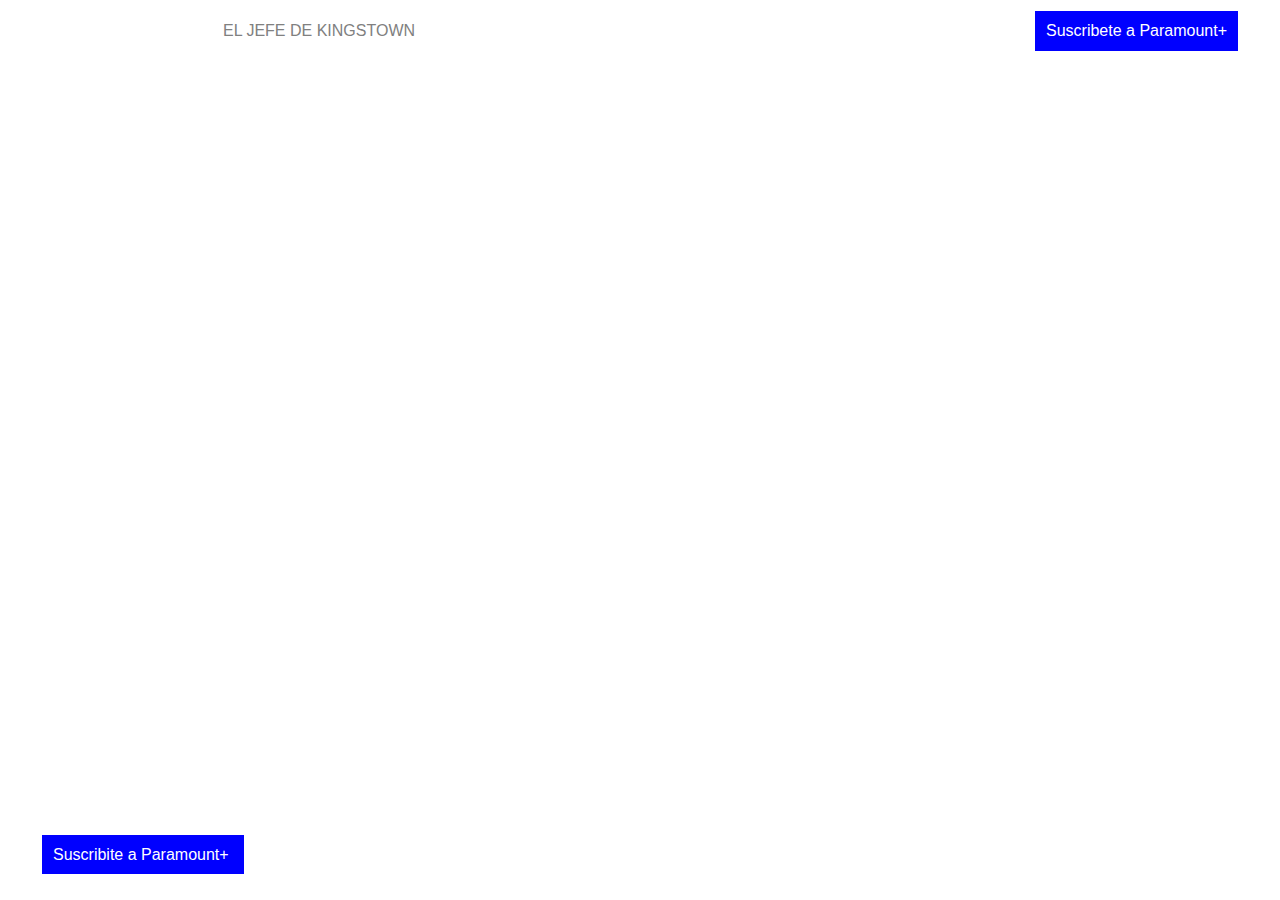
<file: Clone-paramount/index.html>
<!DOCTYPE html>
<html lang="en">
<head>
    <meta charset="UTF-8">
    <meta name="viewport" content="width=device-width, initial-scale=1.0">
    <title>Paramount</title>

    <link rel="stylesheet" href="style.css">
</head>
<body>
    <nav>
        <div class="nav-left">
            <p id="logo">Paramount+</p>
            <p>EL JEFE DE KINGSTOWN</p>
            <a href="">VER AHORA</a>
        </div>
        <div class="nav-rigth">
            <a class="login">
                INICAR SESION
            </a>
            <a class="sign-up">
                Suscribete a Paramount+
            </a>
        </div>
    </nav>
    <header>
        <h1>JUNA MONTAÑA DE ENTRETENIMIENTO.</h1>
        <h2>Sos nuevo en paramount+? Suscribite con 7 días GRATIS.</h2>
        <p>Planes desde $1.599 / Mes (IVA icluido)*</p>
        <p>*Tu banco/ tarjeta de credito pdora aplicar otros inpuestos o cargos adicionales</p>
        <div class="botones">
            <a class="sign-up">
                Suscribite a Paramount+
            </a>
            <a class="without-color">
                Ya tengo Paramount+
            </a>
            <a class="without-color">
                Inicia sesion con tu proveedor
            </a>
        </div>
    </header>
</body>
</html>
</file>
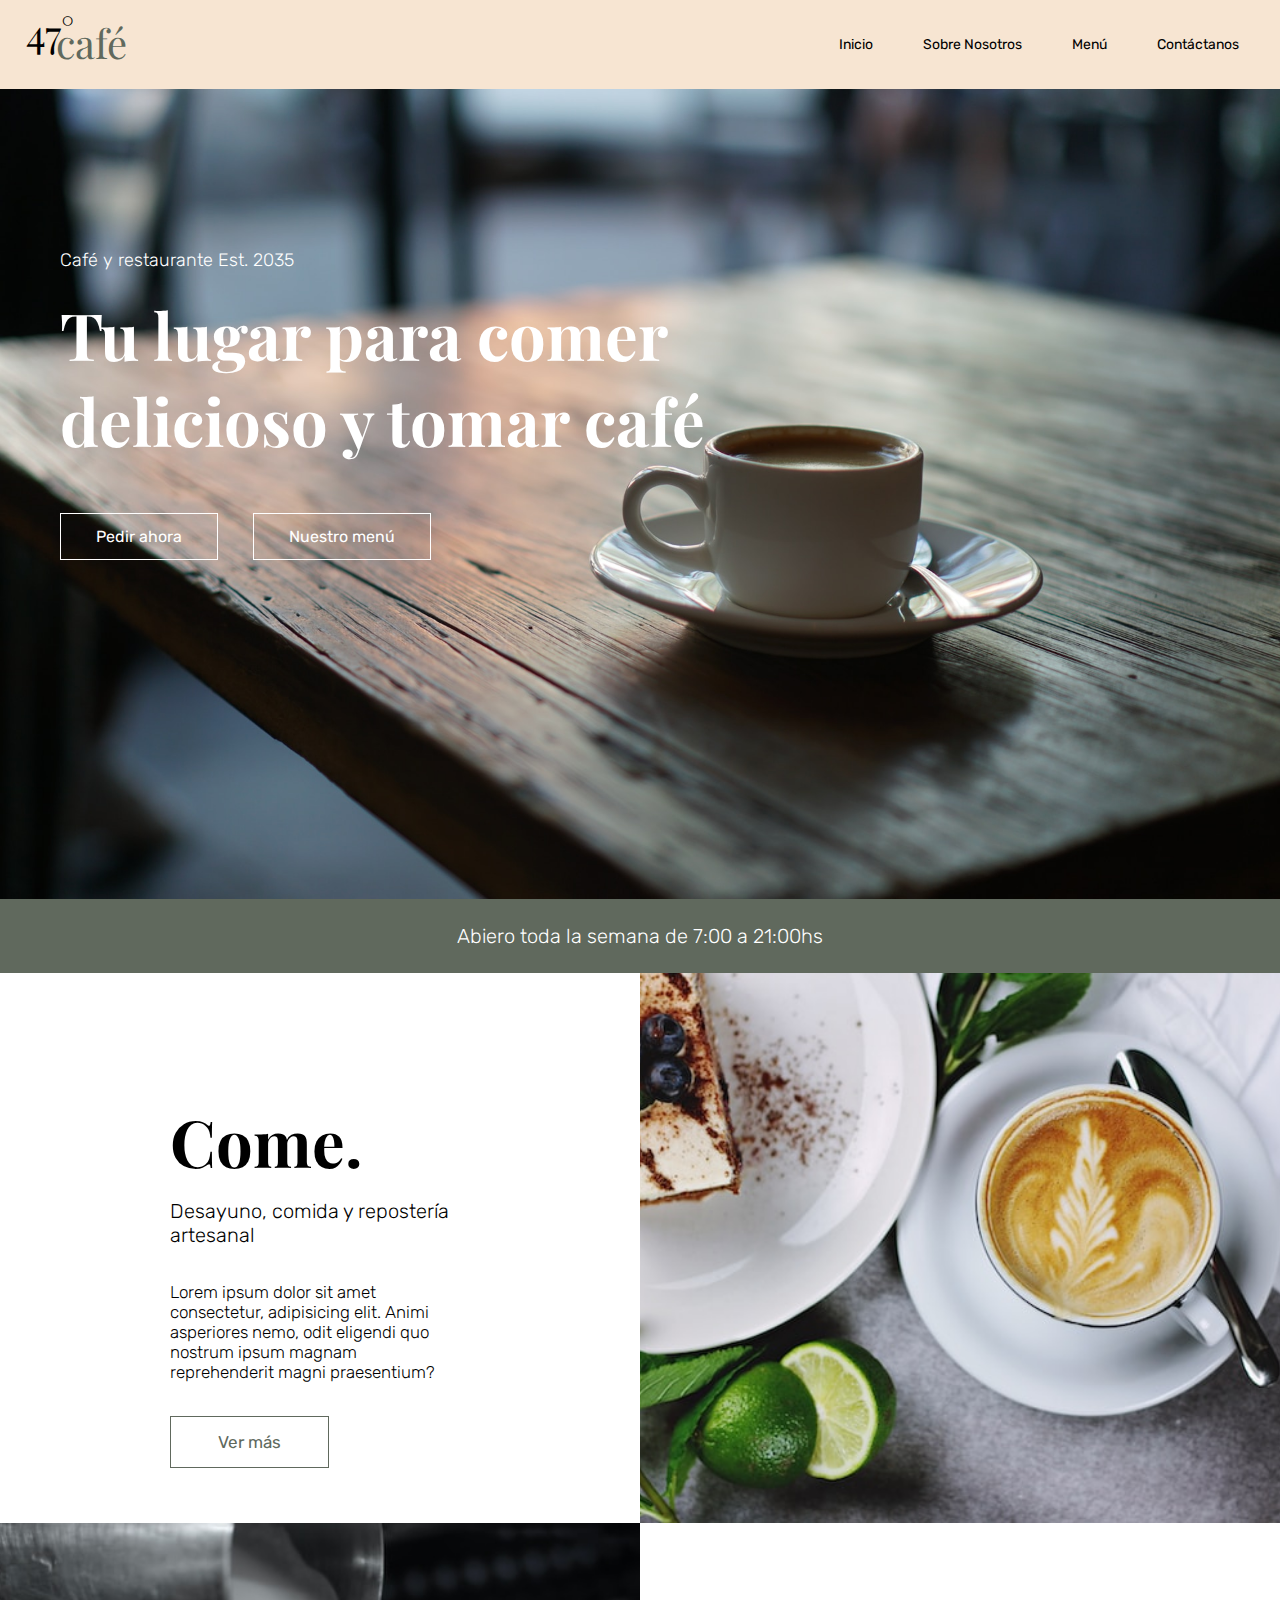
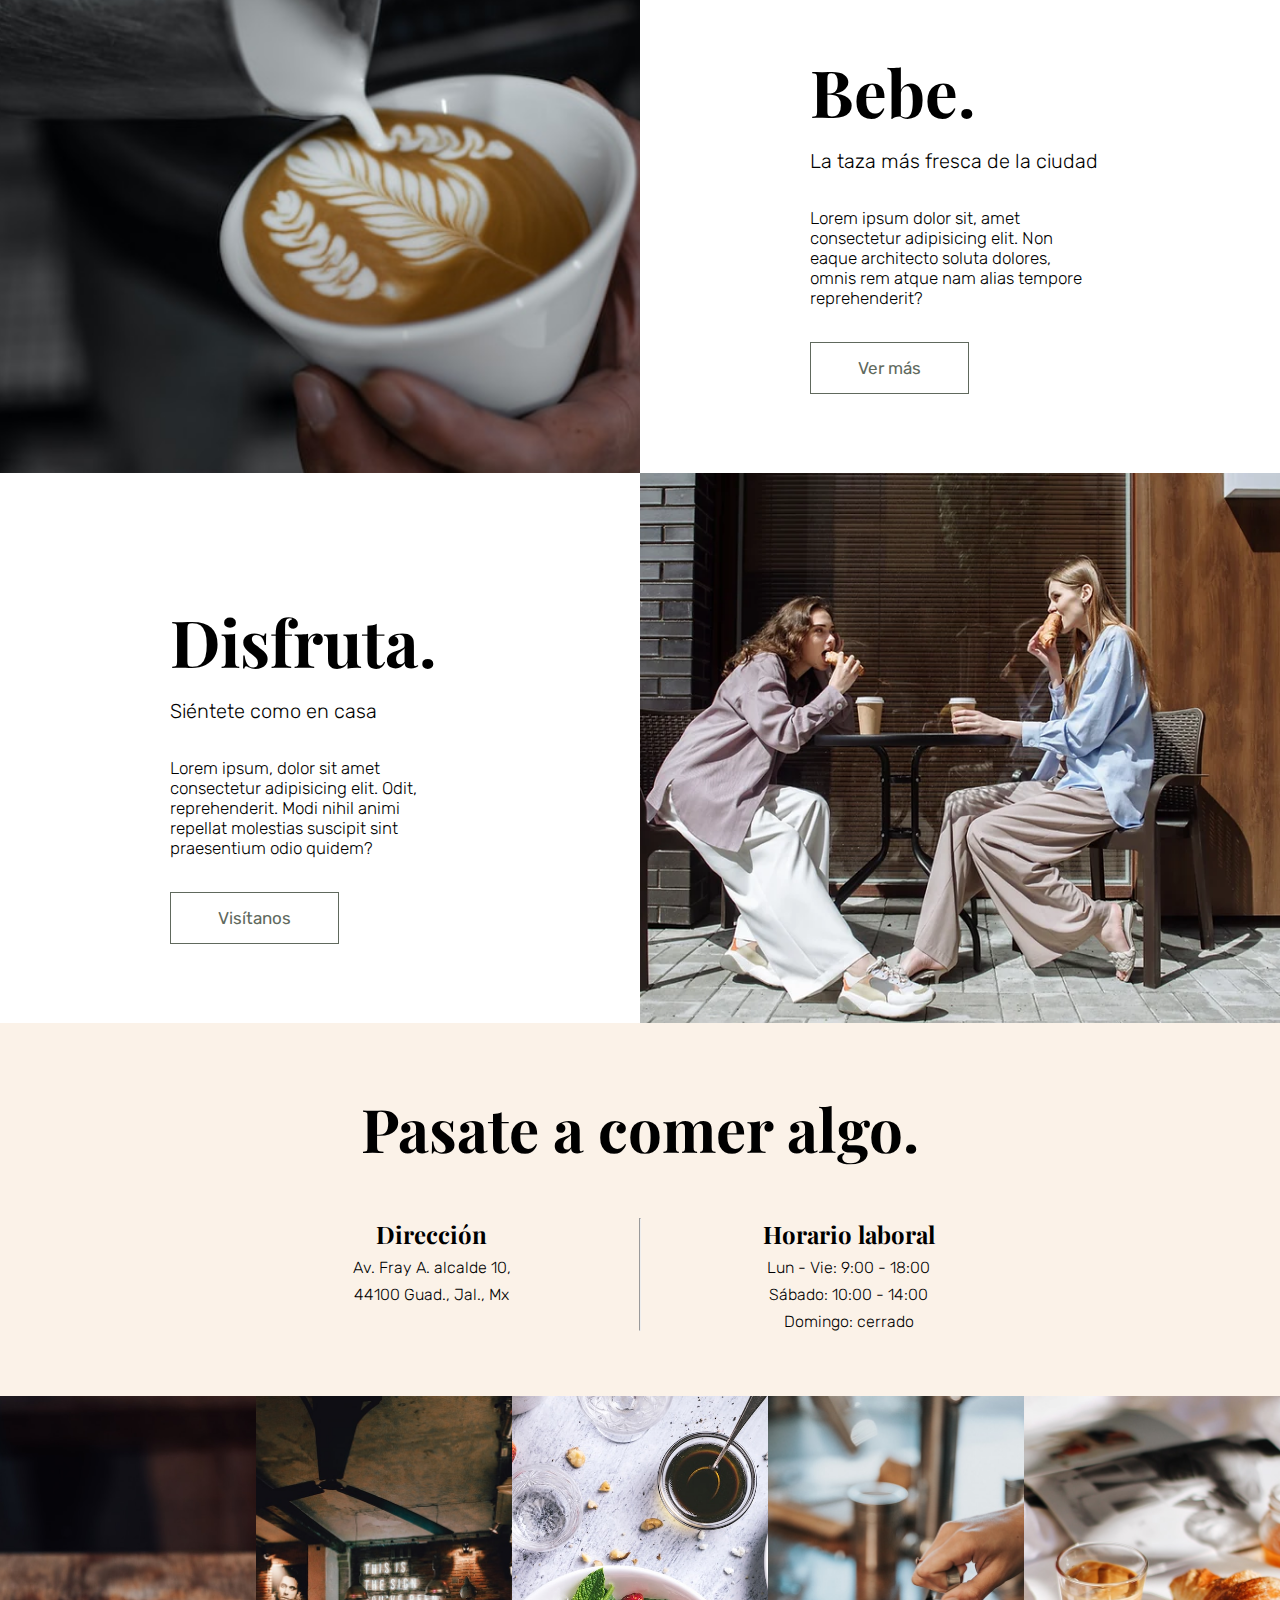
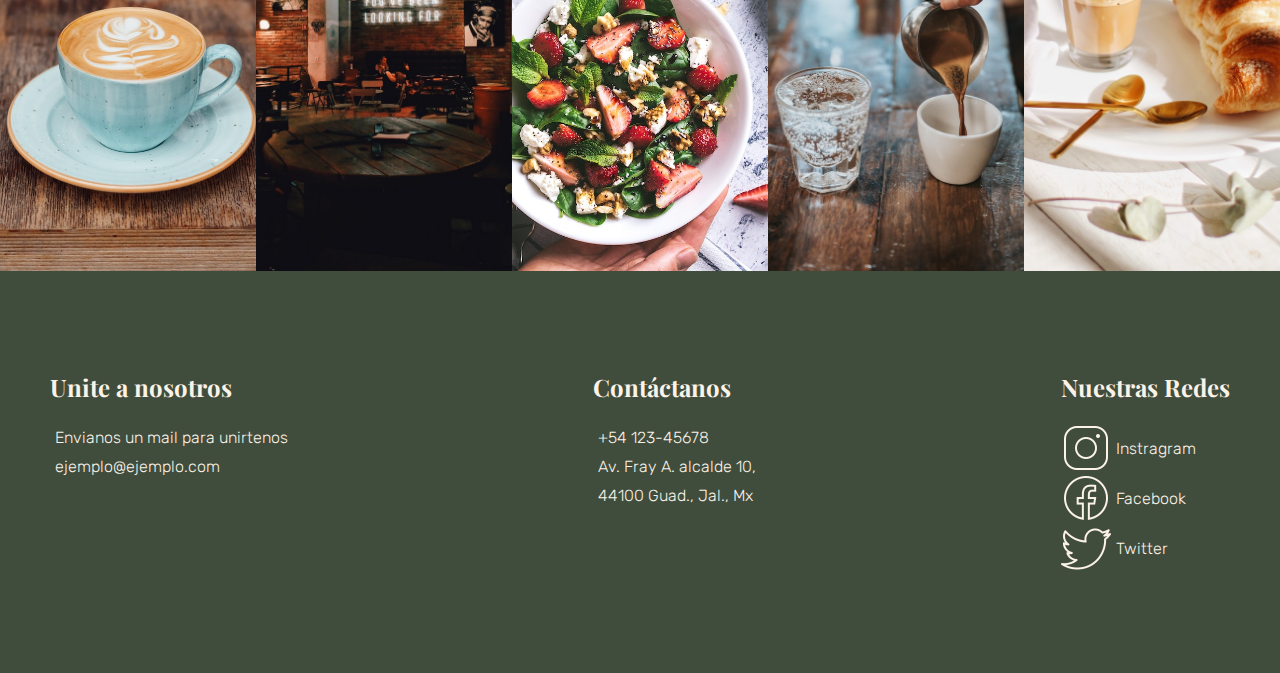
<file: Primera-entrega/index.html>
<!DOCTYPE html>
<html lang="en">
<head>
    <meta charset="UTF-8">
    <meta http-equiv="X-UA-Compatible" content="IE=edge">
    <meta name="viewport" content="width=device-width, initial-scale=1.0">
    
    <link rel="preconnect" href="https://fonts.googleapis.com">
    <link rel="preconnect" href="https://fonts.gstatic.com" crossorigin>
    <link href="https://fonts.googleapis.com/css2?family=Montserrat&family=Playfair+Display&family=Rubik:wght@300;400&display=swap" rel="stylesheet">

    <link rel="stylesheet" href="styles.css">
    
    <title>Plantilla n2</title>
</head>
<body>
    <header>
        <div>
            <a href="">
                <p class="logo-first">47°</p>
                <p class="logo-second">café</p>
            </a>
        </div>
        
        <input type="checkbox" id="check">
        <label for="check" class="show-menu">&#8801</label>
        
        <nav class="menu">
            <a href="#banner">Inicio</a>
            <a href="#about-us">Sobre Nosotros</a>
            <a href="#menu">Menú</a>
            <a href="./contact-us.html">Contáctanos</a>
            <label for="check" class="hidden-menu">&#215</label>
        </nav>
    </header>
    <section id="banner" class="banner">
        <p>Café y restaurante Est. 2035</p>
        <h1>Tu lugar para comer <br> delicioso y tomar café</h1>
        <div>
            <a href="">Pedir ahora</a>
            <a href="">Nuestro menú</a>
        </div>
    </section>
    <section id="about-us" class="introducer">
        <p>Abiero toda la semana de 7:00 a 21:00hs</p>
    </section>
    <section class="function">
        <div>
            <article>
                <h1>Come.</h1>
                <h2>Desayuno, comida y repostería artesanal</h2>
                <p>Lorem ipsum dolor sit amet consectetur, adipisicing elit. Animi asperiores nemo, odit eligendi quo nostrum ipsum magnam reprehenderit magni praesentium?</p>
                <a href="">Ver más</a>
            </article>
        </div>
        <img src="img/come.jpg" alt="">
    </section>
    <section class="function" id="function-mid">
        <img src="img/bebe.jpg" alt="">
        <div>
            <article>
                <h1>Bebe.</h1>
                <h2>La taza más fresca de la ciudad</h2>
                <p>Lorem ipsum dolor sit, amet consectetur adipisicing elit. Non eaque architecto soluta dolores, omnis rem atque nam alias tempore reprehenderit?</p>
                <a href="">Ver más</a>
            </article>
        </div>
    </section>
    <section class="function">
        <div>
            <article>
                <h1>Disfruta.</h1>
                <h2>Siéntete como en casa</h2>
                <p>Lorem ipsum, dolor sit amet consectetur adipisicing elit. Odit, reprehenderit. Modi nihil animi repellat molestias suscipit sint praesentium odio quidem?</p>
                <a href="">Visítanos</a>
            </article>
        </div>
        <img src="img/disfruta.webp" alt="">
    </section>
    <section class="about">
        <h1>Pasate a comer algo.</h1>
        <article>
            <div>
                <h2>Dirección</h2>
                <p>Av. Fray A. alcalde 10,</p>
                <p>44100 Guad., Jal., Mx</p>
            </div>
            <hr>
            <div>
                <h2>Horario laboral</h2>
                <p>Lun - Vie: 9:00 - 18:00</p>
                <p>Sábado: 10:00 - 14:00</p>
                <p>​Domingo: cerrado</p>
            </div>
        </article>
    </section>
    <section id="menu" class="photos">
        <img src="img/cup-of-coffe.jpg" alt="">
        <img src="img/view-coffe-bar.jpg" alt="">
        <img src="img/ensalada.jpg" alt="">
        <img src="img/view-coffe-bar-2.jpg" alt="">
        <img src="img/nati-melnychuk-xLP1r4oMxlw-unsplash.jpg" alt="">
    </section>
    <footer>
        <div>
            <h2>Unite a nosotros</h2>
            <p>Envianos un mail para unirtenos</p>
            <p>ejemplo@ejemplo.com</p>
        </div>
        <div>
            <h2>Contáctanos</h2>
            <p>+54 123-45678</p>
            <p>Av. Fray A. alcalde 10,</p>

            <p>44100 Guad., Jal., Mx</p>
        </div>
        <div>
            <h2>Nuestras Redes</h2>
            <a href="">
                <img src="img/icons8-instagram-100.png" alt="">
                <p>Instragram</p>
            </a>
            <a href="">
                <img src="img/icons8-facebook-nuevo-100.png" alt="">
                <p>Facebook</p>
            </a>
            <a href="">
                <img src="img/icons8-twitter-100.png" alt="">
                <p>Twitter</p>
            </a>
        </div>
    </footer>
</body>
</html>
</file>
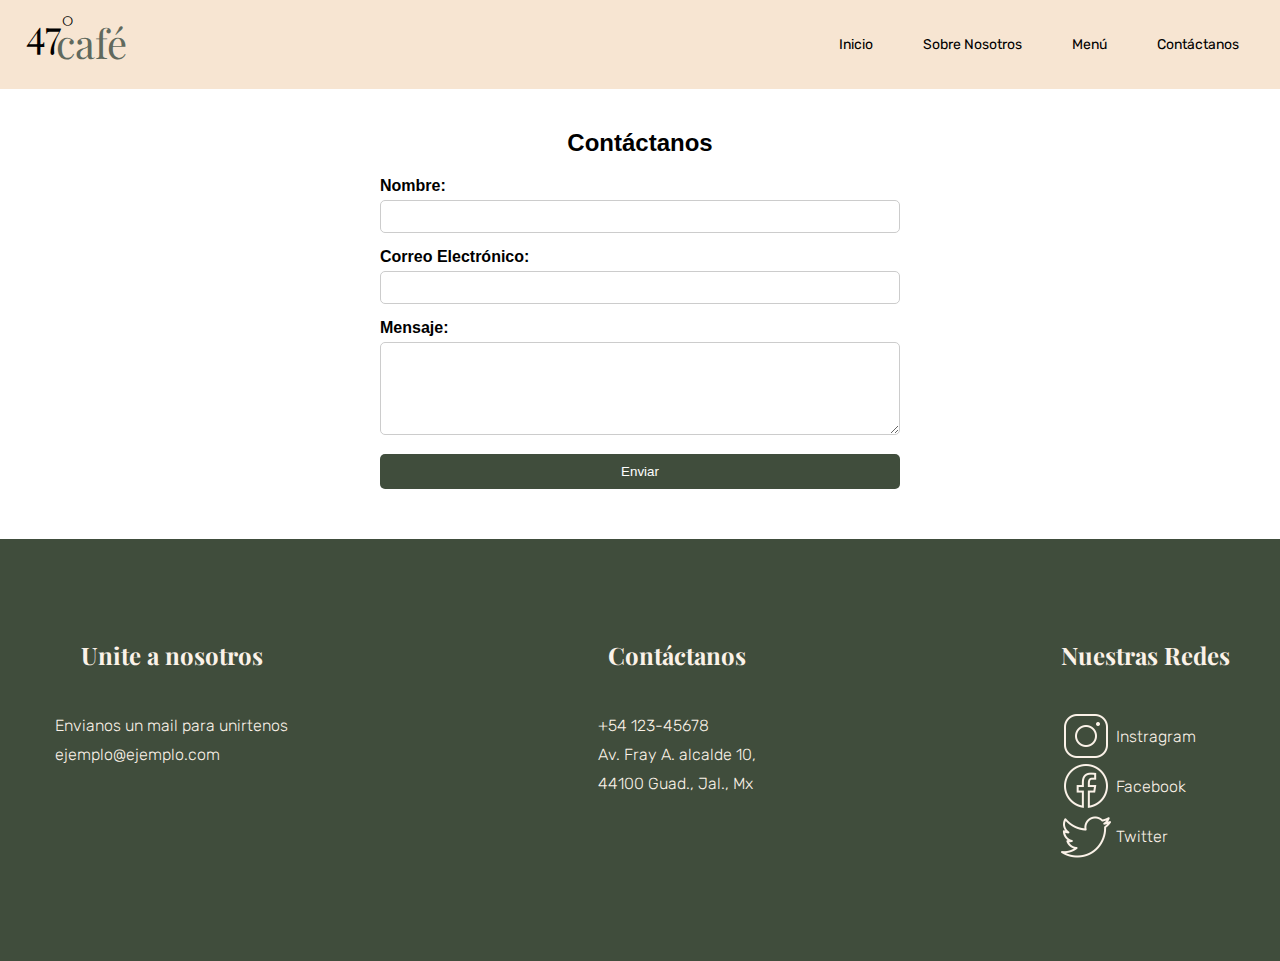
<file: Primera-entrega/contact-us.html>
<!DOCTYPE html>
<html lang="en">
<head>
    <meta charset="UTF-8">
    <meta http-equiv="X-UA-Compatible" content="IE=edge">
    <meta name="viewport" content="width=device-width, initial-scale=1.0">
    
    <link rel="preconnect" href="https://fonts.googleapis.com">
    <link rel="preconnect" href="https://fonts.gstatic.com" crossorigin>
    <link href="https://fonts.googleapis.com/css2?family=Montserrat&family=Playfair+Display&family=Rubik:wght@300;400&display=swap" rel="stylesheet">

    <link rel="stylesheet" href="styles.css">
    <link rel="stylesheet" href="form.css">
    
    <title>Plantilla n2</title>
</head>
<body>
    <header>
        <div>
            <a href="">
                <p class="logo-first">47°</p>
                <p class="logo-second">café</p>
            </a>
        </div>
        
        <input type="checkbox" id="check">
        <label for="check" class="show-menu">&#8801</label>
        
        <nav class="menu">
            <a href="./index.html#banner">Inicio</a>
            <a href="./index.html#about-us">Sobre Nosotros</a>
            <a href="./index.html#menu">Menú</a>
            <a href="">Contáctanos</a>
            <label for="check" class="hidden-menu">&#215</label>
        </nav>
    </header>
    
        <form id="contactForm">
            <h2>Contáctanos</h2>
            <div class="form-group">
                <label for="name">Nombre:</label>
                <input type="text" id="name" name="name" required>
            </div>
            <div class="form-group">
                <label for="email">Correo Electrónico:</label>
                <input type="email" id="email" name="email" required>
            </div>
            <div class="form-group">
                <label for="message">Mensaje:</label>
                <textarea id="message" name="message" rows="5" required></textarea>
            </div>
            <button type="submit">Enviar</button>
            <p id="responseMessage"></p>
        </form>

    <footer>
        <div>
            <h2>Unite a nosotros</h2>
            <p>Envianos un mail para unirtenos</p>
            <p>ejemplo@ejemplo.com</p>
        </div>
        <div>
            <h2>Contáctanos</h2>
            <p>+54 123-45678</p>
            <p>Av. Fray A. alcalde 10,</p>

            <p>44100 Guad., Jal., Mx</p>
        </div>
        <div>
            <h2>Nuestras Redes</h2>
            <a href="">
                <img src="img/icons8-instagram-100.png" alt="">
                <p>Instragram</p>
            </a>
            <a href="">
                <img src="img/icons8-facebook-nuevo-100.png" alt="">
                <p>Facebook</p>
            </a>
            <a href="">
                <img src="img/icons8-twitter-100.png" alt="">
                <p>Twitter</p>
            </a>
        </div>
    </footer>
    <script src="script.js"></script>
</body>
</html>
</file>
<file: Clone-paramount/style.css>
body {
    background: url('https://wwwimage-intl.pplusstatic.com/thumbnails/photos/w1920-q80/cbs_page_attribute/upsell_latam_hero1_weblandscape_2560x1280_051324.jpg');
    font-family: 'Segoe UI', Tahoma, Geneva, Verdana, sans-serif;
    margin: 0 36px;
    display: flex;
    flex-direction: column;
    justify-content: space-between;
    height: 100svh;
}

nav {
    display: flex;
    justify-content: space-between;
}

nav div {
    display: flex;
    align-items: center;
}

nav div a {
    text-decoration: none;
    color: white;
}

h1 {
    color: white;
    font-weight: bold;
    max-width: 450px;
    font-size: 46px;
}

header {
    margin-bottom: 36px;
}

header h2 {
    color: white;
    font-weight: lighter;
    font-size: 16px;
}

header p {
    color: white;
}

.nav-left p {
    margin: 12px;
    color: gray;
}

.login {
    border: none;
    background: none;
    margin: 12px;
    padding: 10px;
    color: white;
    font-size: 16px;

}

.sign-up {
    background-color: blue;
    color: white;
    border: 1px solid blue;
    margin: 6px;
    padding: 10px;
    font-size: 16px;
}

.without-color {
    background: none;
    padding: 10px;
    border: 1px solid white;
    color: white;
    margin: 6px;
    font-size: 16px;
}

.botones {
    margin-top: 40px;
}

#logo {
    color: white;
    font-size: 26px;
    font-weight: bold;
}
</file>
<file: Primera-entrega/styles.css>
/* VARIABLES DE COLORES */

:root {
    /* COLORS */
    
    --navbar-color: #f7e5d2;
    --first-color: #60695d;
    --second-color: #fbf2e8;
    --third-color: #404d3c;
    --fourd-color: #000000;
    --fiveth-color: #ffffff;

    /* FONTS */

    --first-font: 'Playfair Display', serif;
    --second-font: 'Rubik', sans-serif;
}

* {
    padding: 0;
    margin: 0;
    box-sizing: border-box;
}

/* HEADER */

header {
    display: flex;
    justify-content: space-between;
    background-color: var(--navbar-color);
    padding: 1rem;
    position: sticky;
    top: 0;
}

header div a{
    display: flex;
    text-decoration: none;
}

.logo-first {
    font-family: var(--first-font);
    color: var(--fourd-color);
    font-size: 40px;
    position: relative;
    padding-left: 10px;
    bottom: 10px;
}

.logo-second {
    font-family: var(--first-font);
    color: var(--first-color);
    font-size: 40px;
    position: relative;
    left: -18px;
}

.menu {
    display: flex;
}

.menu a {
    font-family: var(--second-font);
    font-size: 14px;
    font-weight: 400;
    text-align: center;
    text-decoration: none;
    padding: 20px 25px;
    color: var(--fourd-color);
    transition: 0.4s all ease;
}

.menu a:hover {
    color: var(--first-color);
}

.show-menu,
.hidden-menu {
    font-size: 30px;
    cursor: pointer;
    display: none;
    transition: all 0.3s ease;
    padding: 20px 20px;
}

.show-menu {
    order: 1;
}

#check {
    display: none;
}

/* BANNER */

.banner {
    background-image: url(img/background.jpg);
    color: var(--fiveth-color);
    padding: 0 60px;
    height: 90vh;
    background-size: cover;
    background-position: center;
}

.banner p {
    font-family: var(--second-font);
    font-weight: 200;
    padding-top: 160px;
    font-size: 18px;

}

.banner h1 {
    font-family: var(--first-font);
    padding-top: 20px;
    font-size: 65px;
}

.banner div {
    display: flex;
    padding-top: 50px;
}

.banner div a {
    text-decoration: none;
    color: var(--fiveth-color);
    font-family: var(--second-font);
    border: 1px solid #ffffff;
    padding: 13px 35px;
    margin-right: 35px;
    transition: 0.4s all ease;
}

.banner div a:hover {
    background-color: var(--first-color);
}

/* INTRODUCER */

.introducer {
    background-color: var(--first-color);
    color: var(--fiveth-color);
    font-family: var(--second-font);
    font-size: 20px;
    font-weight: 200;
    text-align: center;
    padding: 25px 0;
}

/* FUNCTION */

.function {
    display: flex;
    height: 550px;
}

.function div {
    width: 50%;
    padding: 125px 170px;
}

.function div article{
    margin: 0 auto;
}

.function div article h1 {
    font-family: var(--first-font);
    font-size: 65px;
}

.function div article h2 {
    font-family: var(--second-font);
    font-size: 20px;
    font-weight: 200;
    padding-top: 15px;
}

.function div article p {
    font-family: var(--second-font);
    font-size: 17px;
    font-weight: 200;
    padding-top: 35px;
    padding-right: 10px;
    padding-bottom: 50px;
}

.function div article a {
    font-family: var(--second-font);
    text-decoration: none;
    font-size: 17px;
    border: solid 1px var(--first-color);
    padding: 15px 47px;
    color: var(--first-color);
    transition: 0.4s all ease;
}

.function div article a:hover {
    background-color: var(--first-color);
    color: var(--second-color);
}

.function img {
    width: 50%;
    object-fit: cover;
}

.about {
    text-align: center;
    background-color: var(--second-color);
    padding: 65px 0;

}

.about h1 {
    font-family: var(--first-font);
    font-size: 60px;
    padding-bottom: 50px;

}

.about article {
    display: flex;
    justify-content: center;
}

.about article div {
    padding: 0px 50px;
    width: 275px;
    margin: 0 70px;
}

.about article div h2 {
    font-family: var(--first-font);

}

.about article div p {
    font-family: var(--second-font);
    font-weight: 200;
    padding-top: 8px;

}

/* PHOTOS */

.photos {
    display: flex;
}

.photos img {
    width: 20%;
    height: 475px;
    object-fit: cover;
}

/* FOOTER */

footer {
    background-color: var(--third-color);
    color: var(--second-color);
    display: flex;
    justify-content: space-between;
}

footer div {
    padding: 100px 50px;
}

footer div a{
    display: flex;
    align-items: center;
    text-decoration: none;
    color: var(--second-color);
}

footer h2 {
    font-family: var(--first-font);
    padding-bottom: 20px;
}

footer p {
    font-family: var(--second-font);
    font-weight: 200;
    padding-bottom: 20px;
    align-items: center;
    padding: 5px;
}

footer div img {
    width: 50px;
    align-items: center;

}


/* RESPONSIVE */

@media (max-width: 768px) {
    /* HEADER */
    
    header {
        padding: 20px;
    }

    .show-menu,
    .hidden-menu {
        display: block;
    }

    .menu {
        position: fixed;
        width: 100%;
        height: 100vh;
        background-color: var(--second-color);
        right: -100%;
        top: 0;
        text-align: center;
        padding: 100px 0px;
        z-index: 100;
        transition: all 0.5s ease;
        display: block;
    }

    .menu a {
        display: block;
        padding: 20px;
    }

    .hidden-menu {
        position: absolute;
        top: 20px;
        right: 20px;

    }

    #check:checked ~ .menu {
        right: 0;
    }

    /* BANNER */

    .banner {
        padding: 0 30px;
        height: 65vh;
    }

    .banner p {
        font-size: 16px;
        padding-top: 100px;
    }

    .banner h1 {
        font-size: 50px;
    }
    
    .banner div {
        padding-top: 25px;
    }

    .banner div a {
        margin-right: 13px;
        padding: 13px 25px;
    }

    /* INTRODUCER */

    .introducer {
        font-size: 16px;
    }

    /* FUNCTION */

    .function {
        display: block;
        margin-bottom: 260px;
    }

    .function div {
        padding: 50px;
        width: 100%;

    }

    .function img {
        width: 100%;
        object-fit: cover;
        height: 400px;
    }

    #function-mid {
        display: grid;
    }

    #function-mid div{
        order: 1;
    }

    #function-mid img{
        order: 2;
    }

    /* ABOUT */

    .about h1 {
        font-size: 40px;
    }

    .abput article div p {
        font-size: 6px;
    }

    .about article hr {
        display: none;
    }
    
    .about article {
        display: block;
        justify-content: center;
    }

    .about article div {
        margin: 0 auto;
    }

    /* PHOTOS */

    .photos {
        display: block;
    }

    .photos img {
        width: 100%;
    }

    /* FOOTER */

    footer {
        display: block;
    }

    footer div,
    footer div a {
        padding: 50px;
        justify-content: center;
        text-align: center;
    }

    footer div a {
        padding: 25px;
    }

}
</file>
<file: Primera-entrega/form.css>
.container {
    background-color: white;
    padding: 20px;
    border-radius: 10px;
    box-shadow: 0 0 10px rgba(0, 0, 0, 0.1);
    width: 300px;
}

h2 {
    text-align: center;
    margin-bottom: 20px;
}

.form-group {
    margin-bottom: 15px;
}

label {
    display: block;
    margin-bottom: 5px;
    font-weight: bold;
}

input, textarea {
    width: 100%;
    padding: 8px;
    border-radius: 5px;
    border: 1px solid #ccc;
    box-sizing: border-box;
}

button {
    width: 100%;
    padding: 10px;
    background-color: #404d3c;
    color: white;
    border: none;
    border-radius: 5px;
    cursor: pointer;
}

button:hover {
    background-color: #60695d;
}

#responseMessage {
    margin-top: 10px;
    text-align: center;
    font-size: 0.9em;
}


#contactForm {
    max-width: 600px;
    justify-content: center;
    margin: auto;
    padding: 40px;
    font-family: Arial, Helvetica, sans-serif;
}
</file>
